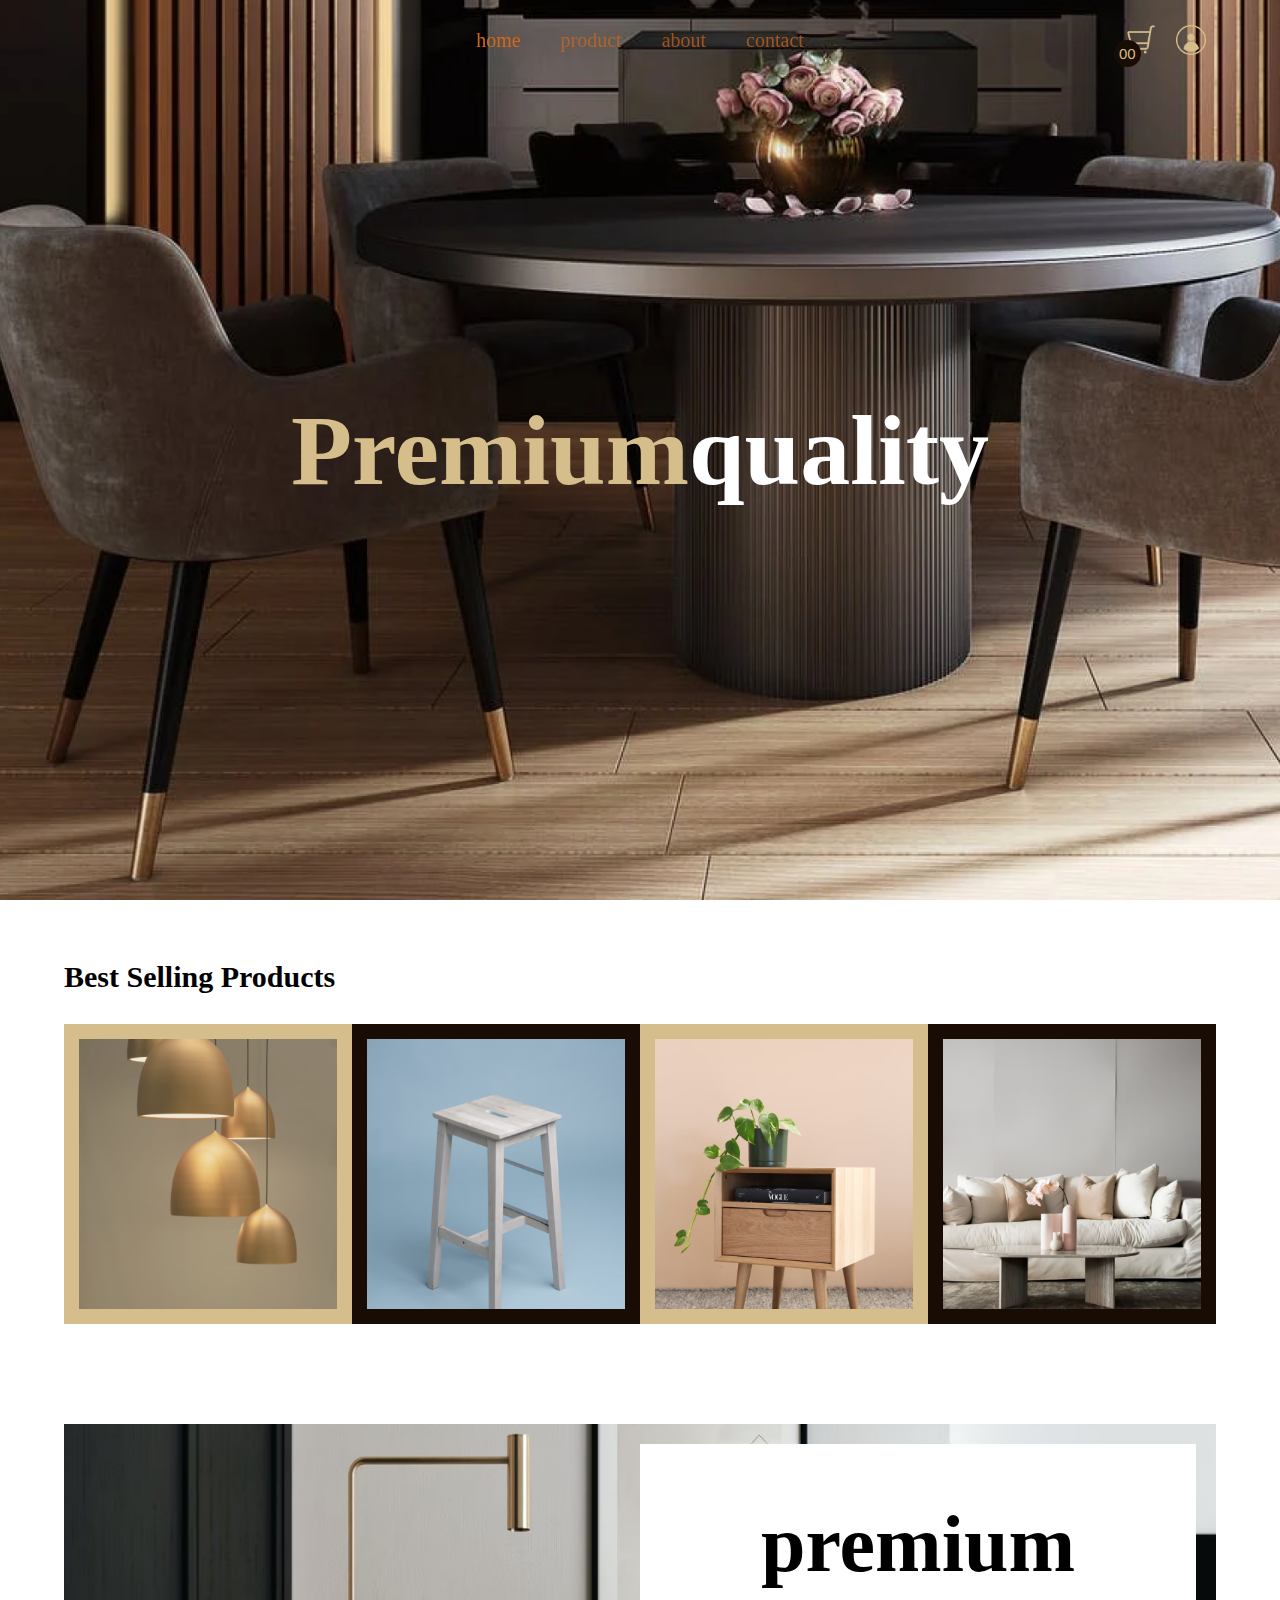
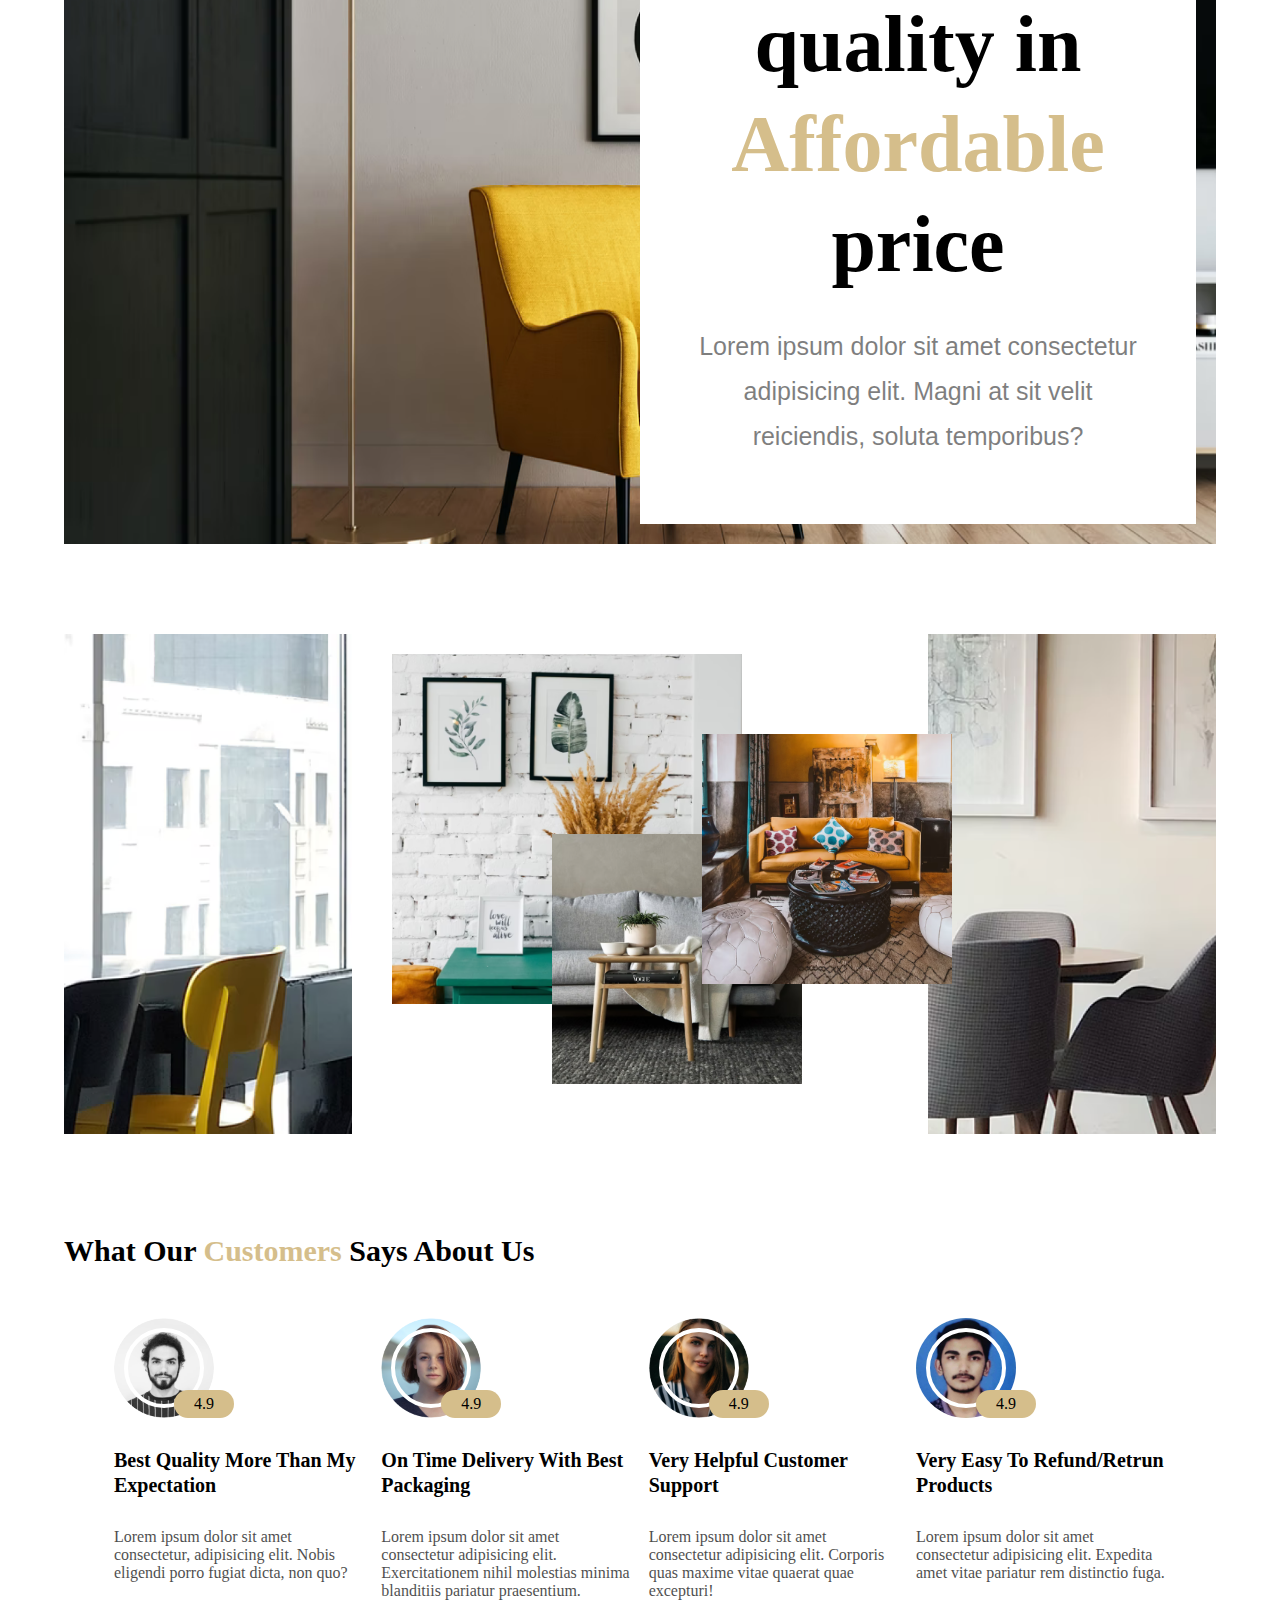
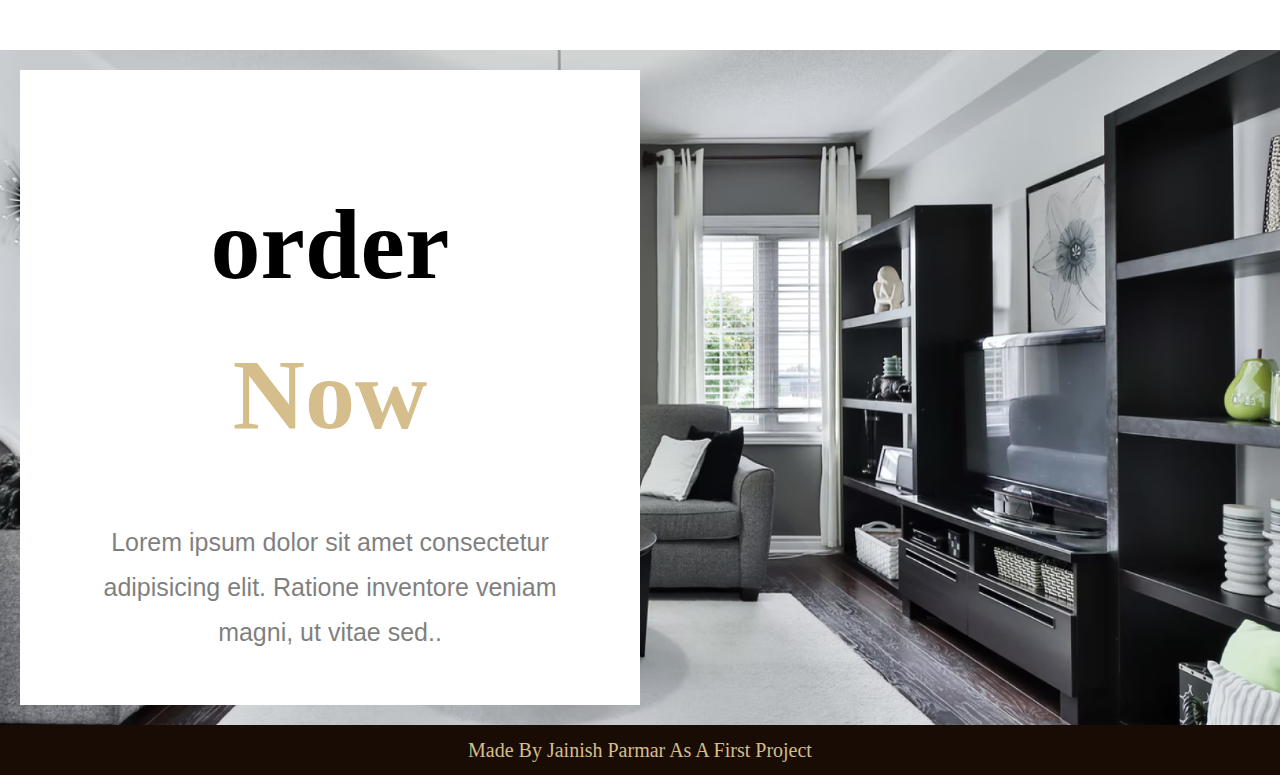
<file: index.html>
<!DOCTYPE html>
<html lang="en">

<head>
    <meta charset="UTF-8">
    <meta http-equiv="X-UA-Compatible" content="IE=edge">
    <meta name="viewport" content="width=device-width, initial-scale=1.0">
    <link rel="shortcut icon" href="#">

    <link rel="stylesheet" href="css/style.css">


    <title>Document</title>
</head>

<body>
    <header class="header-section">
        <h1 class="header-heading"><span>premium</span>quality</h1>
    </header>
    <nav class="navbar">
        <ul class="links-container">
            <li class="link-item"><a href="/" class="link active">home</a></li>
            <li class="link-item"><a href="/product.html" class="link">product</a></li>
            <li class="link-item"><a href="#" class="link">about</a></li>
            <li class="link-item"><a href="#" class="link">contact</a></li>
        </ul>
        <div class="user-interactions">
            <div class="cart">
                <img src="img/cart.png" class="cart-icon" alt="cart loading">
                <span class="cart-item-count">00</span>
            </div>
            <div class="user">
                <img src="img/user.png" alt="loading" class="user-icon">
            </div>
        </div>
    </nav>
    <section class="best-selling-product-section">
        <h1 class="section-title">best selling products</h1>
        <div class="product-container">
            <div class="product-card">
                <img src="img/product-1.png" class="product-img" alt="">
                <p class="product-name">lights →</p>
            </div>
            <div class="product-card">
                <img src="img/product-2.png" class="product-img" alt="">
                <p class="product-name">lights →</p>
            </div>
            <div class="product-card">
                <img src="img/product-3.png" class="product-img" alt="">
                <p class="product-name">lights →</p>
            </div>
            <div class="product-card">
                <img src="img/product-4.png" class="product-img" alt="">
                <p class="product-name">lights →</p>
            </div>
        </div>
    </section>
    <section class="mid-section">
        <div class="section-item-container">
            <img src="img/bg-2.png" class="section-bg" alt="">
            <div class="section-info">
                <h1 class="title">premium quality in <span>affordable</span> price</h1>
                <p class="info">Lorem ipsum dolor sit amet consectetur adipisicing elit. Magni at sit velit reiciendis,
                    soluta temporibus?</p>
            </div>
        </div>
    </section>
    <section class="image-mid-section">
        <div class="image-collage">
            <div class="image-collection">
                <img src="img/poster-1.png" class="collage-img" alt="">
                <img src="img/poster-2.png" class="collage-img" alt="">
                <img src="img/poster-3.png" class="collage-img" alt="">
            </div>
        </div>
    </section>
    <section class="review-section">
        <h1 class="section-title">what our <span>customers</span> says about us</h1>
        <div class="review-container">
            <div class="review-card">
                <div class="user-dp" data-rating="4.9"><img src="img/user 1.png" alt=""></div>
                <h2 class="review-title">best quality more than my expectation</h2>
                <p class="review">Lorem ipsum dolor sit amet consectetur, adipisicing elit. Nobis eligendi porro fugiat
                    dicta, non quo?</p>
            </div>
            <div class="review-card">
                <div class="user-dp" data-rating="4.9"><img src="img/user 2.png" alt=""></div>
                <h2 class="review-title">On Time Delivery With Best Packaging </h2>
                <p class="review">Lorem ipsum dolor sit amet consectetur adipisicing elit. Exercitationem nihil
                    molestias minima blanditiis pariatur praesentium.</p>
            </div>
            <div class="review-card">
                <div class="user-dp" data-rating="4.9"><img src="img/user 3.png" alt=""></div>
                <h2 class="review-title">Very Helpful Customer Support</h2>
                <p class="review">Lorem ipsum dolor sit amet consectetur adipisicing elit. Corporis quas maxime vitae
                    quaerat quae excepturi!</p>
            </div>
            <div class="review-card">
                <div class="user-dp" data-rating="4.9"><img src="img/hj.jpg" alt=""></div>
                <h2 class="review-title"> Very Easy To Refund/Retrun Products</h2>
                <p class="review">Lorem ipsum dolor sit amet consectetur adipisicing elit. Expedita amet vitae pariatur
                    rem distinctio fuga.</p>
            </div>

        </div>
        </section>
        <section class="end-section">
            <div class="section-item-container">
                <img src="img/bg-3.png" class="section-bg" alt="">
                <div class="section-info">
                    <h1 class="title">order <span>now</span></h1>
                    <p class="info">Lorem ipsum dolor sit amet consectetur adipisicing elit. Ratione inventore veniam magni, ut vitae sed..</p>
                </div>
            </div>
        </section>
        
        <footer>made by jainish parmar as a first project</footer>

        <script src="js/home.js"></script>




</body>
 
</html>
</file>
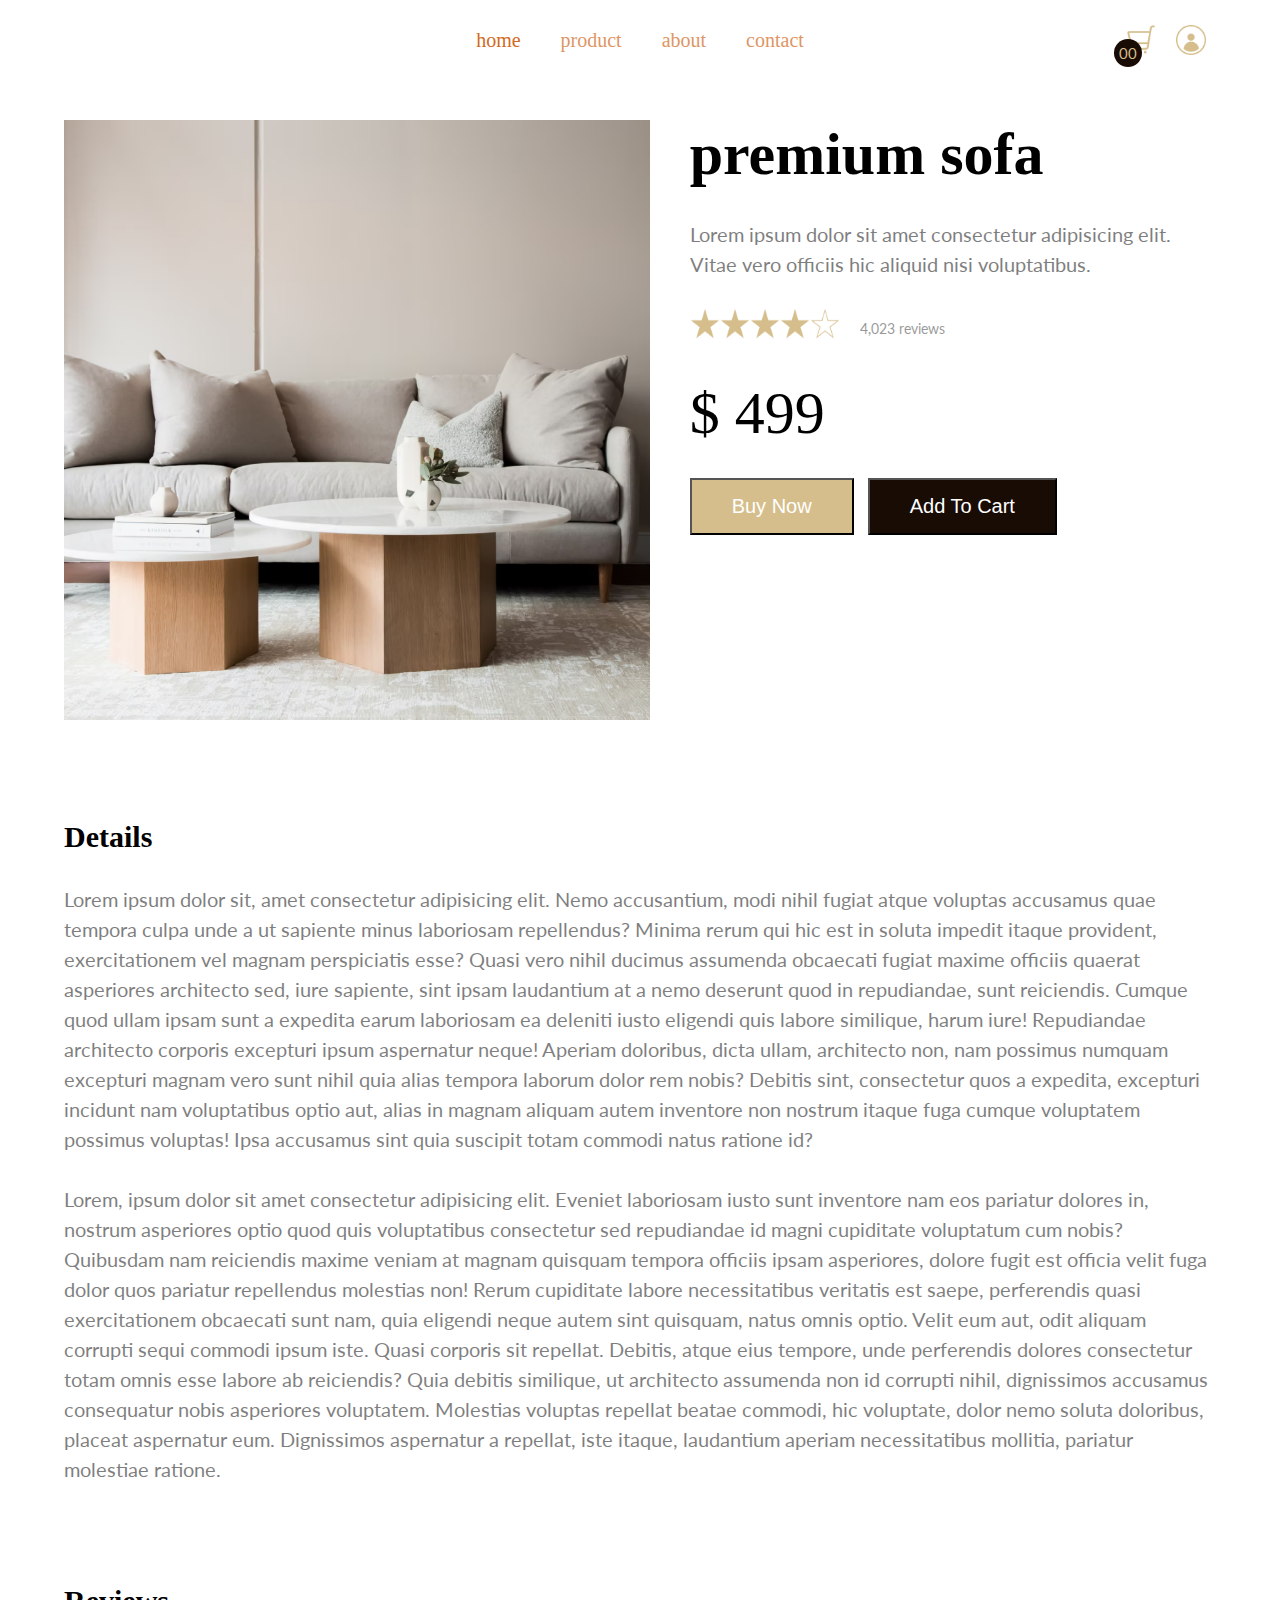
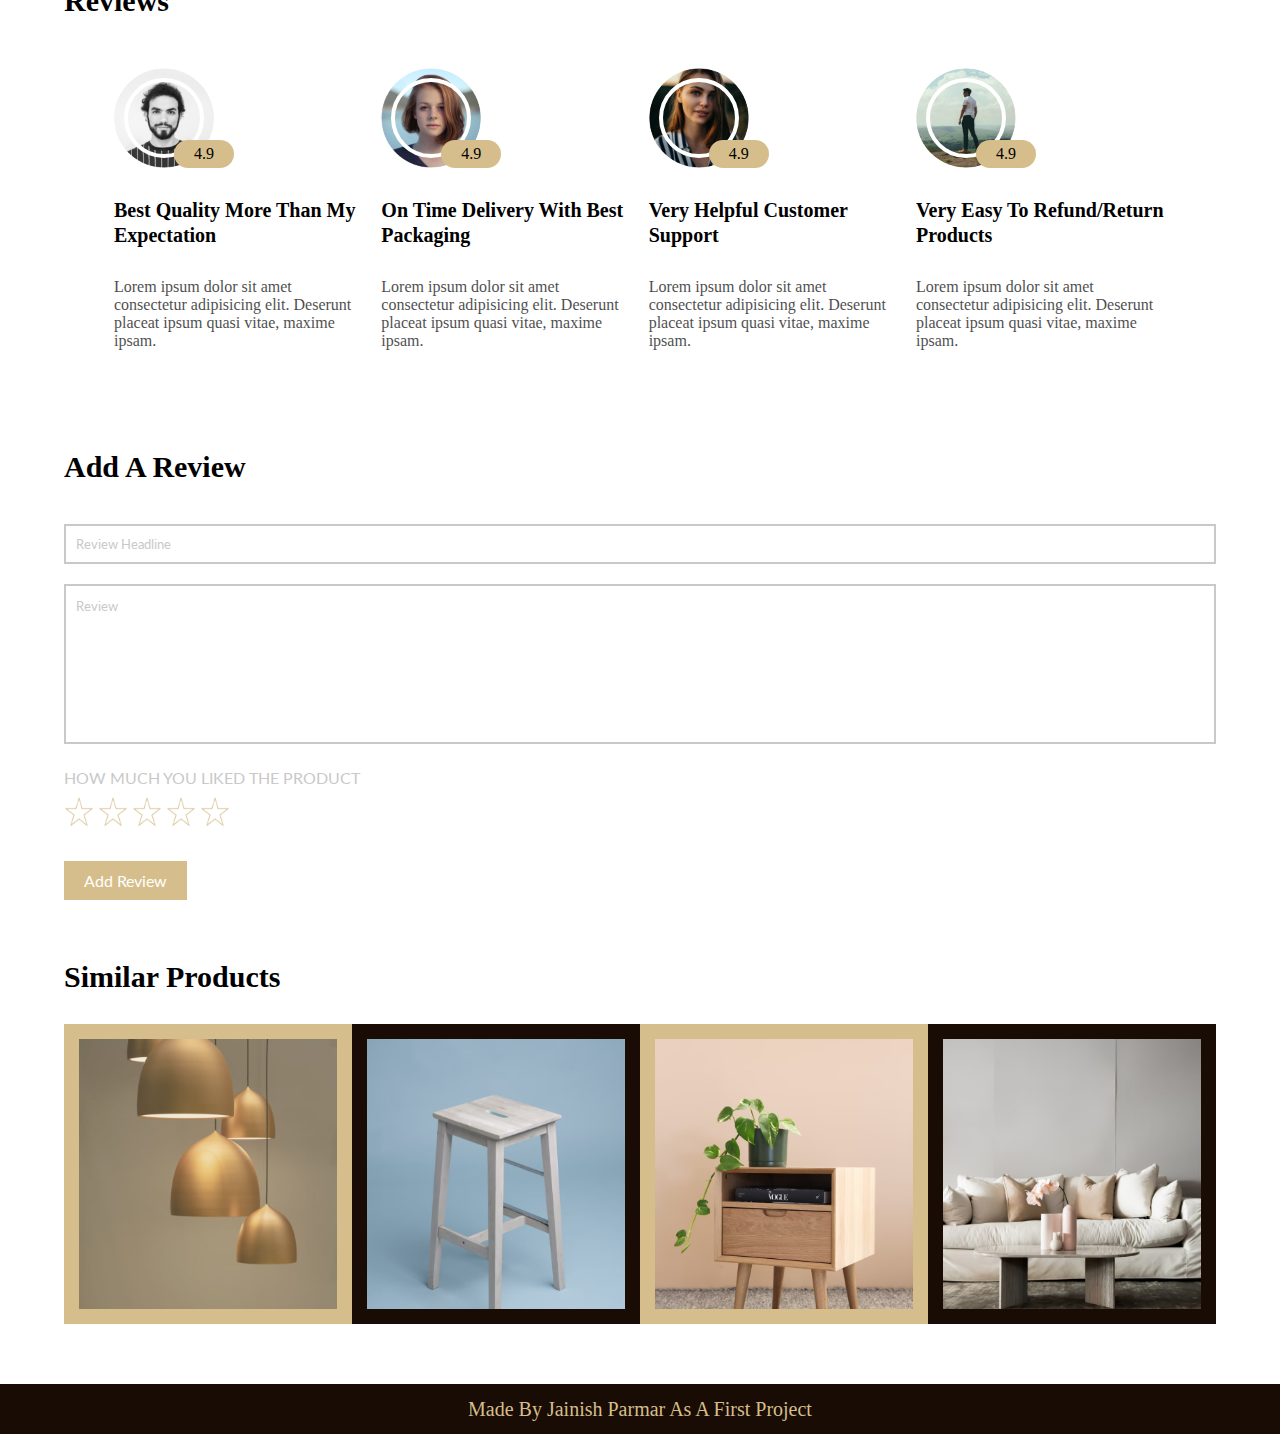
<file: product.html>
<!DOCTYPE html>
<html lang="en">
<head>
    <meta charset="UTF-8">
    <meta http-equiv="X-UA-Compatible" content="IE=edge">
    <meta name="viewport" content="width=device-width, initial-scale=1.0">
    <title>Online Store - product page</title>

    <link rel="preconnect" href="https://fonts.googleapis.com">
    <link rel="preconnect" href="https://fonts.gstatic.com" crossorigin>
    <link href="https://fonts.googleapis.com/css2?family=Cinzel&family=Lato&display=swap" rel="stylesheet">
    <link rel="stylesheet" href="css/style.css">
    <link rel="stylesheet" href="css/product.css">

</head>
<body>
    <nav class="navbar bg">
        <ul class="links-container">
            <li class="link-item"><a href="/index.html" class="link active">home</a></li>
            <li class="link-item"><a href="#" class="link">product</a></li>
            <li class="link-item"><a href="#" class="link">about</a></li>
            <li class="link-item"><a href="#" class="link">contact</a></li>
        </ul>
        <div class="user-interactions">
            <div class="cart">
                <img src="img/cart.png" class="cart-icon" alt="">
                <span class="cart-item-count">00</span>
            </div>
            <div class="user">
                <img src="img/user.png" class="user-icon" alt="">
            </div>
        </div>
    </nav>
    <section class="product-section">
        <img src="img/product-image.png" class="product-image" alt="">
        <div class="product-detail">
            <h1 class="product-title">premium sofa</h1>
            <p class="product-des">Lorem ipsum dolor sit amet consectetur adipisicing elit. Vitae vero officiis hic aliquid nisi voluptatibus.</p>
            <div class="ratings">
                <img src="img/fill star.png" class="star" alt="">
                <img src="img/fill star.png" class="star" alt="">
                <img src="img/fill star.png" class="star" alt="">
                <img src="img/fill star.png" class="star" alt="">
                <img src="img/no fill star.png" class="star" alt="">
                <span class="rating-count">4,023 reviews</span>
            </div>
            <p class="price">$ 499</p>
            <div class="btn-container">
                <button class="product-btn buy-btn">buy now</button>
                <button class="product-btn cart-btn">add to cart</button>
            </div>
        </div>
    </section>
    <section class="detail-des">
        <h1 class="section-title">details</h1>
        <p class="des">Lorem ipsum dolor sit, amet consectetur adipisicing elit. Nemo accusantium, modi nihil fugiat atque voluptas accusamus quae tempora culpa unde a ut sapiente minus laboriosam repellendus? Minima rerum qui hic est in soluta impedit itaque provident, exercitationem vel magnam perspiciatis esse? Quasi vero nihil ducimus assumenda obcaecati fugiat maxime officiis quaerat asperiores architecto sed, iure sapiente, sint ipsam laudantium at a nemo deserunt quod in repudiandae, sunt reiciendis. Cumque quod ullam ipsam sunt a expedita earum laboriosam ea deleniti iusto eligendi quis labore similique, harum iure! Repudiandae architecto corporis excepturi ipsum aspernatur neque! Aperiam doloribus, dicta ullam, architecto non, nam possimus numquam excepturi magnam vero sunt nihil quia alias tempora laborum dolor rem nobis? Debitis sint, consectetur quos a expedita, excepturi incidunt nam voluptatibus optio aut, alias in magnam aliquam autem inventore non nostrum itaque fuga cumque voluptatem possimus voluptas! Ipsa accusamus sint quia suscipit totam commodi natus ratione id? <br><br> Lorem, ipsum dolor sit amet consectetur adipisicing elit. Eveniet laboriosam iusto sunt inventore nam eos pariatur dolores in, nostrum asperiores optio quod quis voluptatibus consectetur sed repudiandae id magni cupiditate voluptatum cum nobis? Quibusdam nam reiciendis maxime veniam at magnam quisquam tempora officiis ipsam asperiores, dolore fugit est officia velit fuga dolor quos pariatur repellendus molestias non! Rerum cupiditate labore necessitatibus veritatis est saepe, perferendis quasi exercitationem obcaecati sunt nam, quia eligendi neque autem sint quisquam, natus omnis optio. Velit eum aut, odit aliquam corrupti sequi commodi ipsum iste. Quasi corporis sit repellat. Debitis, atque eius tempore, unde perferendis dolores consectetur totam omnis esse labore ab reiciendis? Quia debitis similique, ut architecto assumenda non id corrupti nihil, dignissimos accusamus consequatur nobis asperiores voluptatem. Molestias voluptas repellat beatae commodi, hic voluptate, dolor nemo soluta doloribus, placeat aspernatur eum. Dignissimos aspernatur a repellat, iste itaque, laudantium aperiam necessitatibus mollitia, pariatur molestiae ratione.</p>

    </section>
    <section class="review-section">
        <h1 class="section-title">Reviews</h1>
        <div class="review-container">
            <div class="review-card">
                <div class="user-dp" data-rating="4.9"><img src="img/user 1.png" alt=""></div>
                <h2 class="review-title">best quality more than my expectation</h2>
                <p class="review">Lorem ipsum dolor sit amet consectetur adipisicing elit. Deserunt placeat ipsum quasi vitae, maxime ipsam.</p>
            </div>
            <div class="review-card">
                <div class="user-dp" data-rating="4.9"><img src="img/user 2.png" alt=""></div>
                <h2 class="review-title">on time delivery with best packaging</h2>
                <p class="review">Lorem ipsum dolor sit amet consectetur adipisicing elit. Deserunt placeat ipsum quasi vitae, maxime ipsam.</p>
            </div>
            <div class="review-card">
                <div class="user-dp" data-rating="4.9"><img src="img/user 3.png" alt=""></div>
                <h2 class="review-title">very helpful customer support</h2>
                <p class="review">Lorem ipsum dolor sit amet consectetur adipisicing elit. Deserunt placeat ipsum quasi vitae, maxime ipsam.</p>
            </div>
            <div class="review-card">
                <div class="user-dp" data-rating="4.9"><img src="img/user 4.png" alt=""></div>
                <h2 class="review-title">very easy to refund/return products</h2>
                <p class="review">Lorem ipsum dolor sit amet consectetur adipisicing elit. Deserunt placeat ipsum quasi vitae, maxime ipsam.</p>
            </div>
        </div>
    </section>
    <section class="add-review-section">
        <h1 class="section-title">add a review</h1>
        <input type="text" class="review-headline" placeholder="review headline">
        <textarea placeholder="review" class="review-field"></textarea>
        <p class="rating-text">how much you liked the product</p>
        <div class="star-container">
            <img src="img/no fill star.png" class="rating-star" alt="">
            <img src="img/no fill star.png" class="rating-star" alt="">
            <img src="img/no fill star.png" class="rating-star" alt="">
            <img src="img/no fill star.png" class="rating-star" alt="">
            <img src="img/no fill star.png" class="rating-star" alt="">
        </div>
        <button class="add-review-btn">add review</button>
    </section>
    <section class="best-selling-product-section">
        <h1 class="section-title">similar products</h1>
        <div class="product-container">
            <div class="product-card">
                <img src="img/product-1.png" class="product-img" alt="">
                <p class="product-name">lights →</p>
            </div>
            <div class="product-card">
                <img src="img/product-2.png" class="product-img" alt="">
                <p class="product-name">table →</p>
            </div>
            <div class="product-card">
                <img src="img/product-3.png" class="product-img" alt="">
                <p class="product-name">storage →</p>
            </div>
            <div class="product-card">
                <img src="img/product-4.png" class="product-img" alt="">
                <p class="product-name">sofa →</p>
            </div>
        </div>
    </section>

    <footer>made by jainish parmar as a first project</footer>
    <script src="js/product.js"></script>



</body>
</html>
</file>
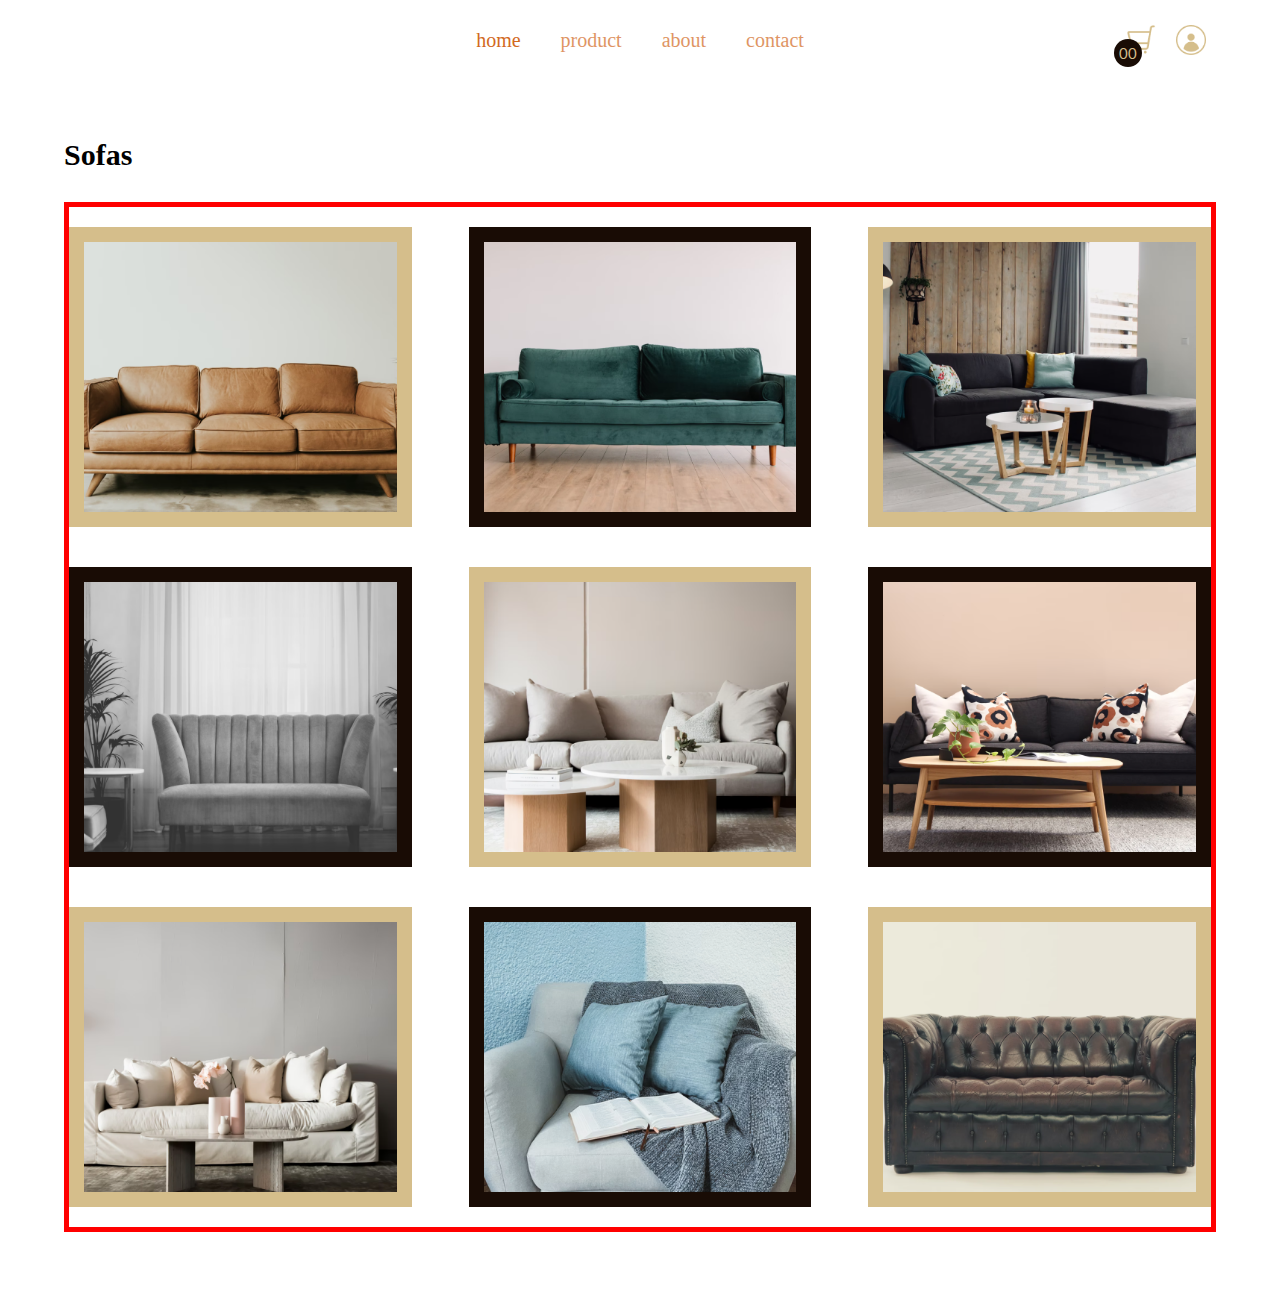
<file: search.html>
!DOCTYPE html>
<html lang="en">

<head>
    <meta charset="UTF-8">
    <meta http-equiv="X-UA-Compatible" content="IE=edge">
    <meta name="viewport" content="width=device-width, initial-scale=1.0">
    <title>Online Store - Search results</title>
    <link rel="shortcut icon" href="#">

    <link rel="preconnect" href="https://fonts.googleapis.com">
    <link rel="preconnect" href="https://fonts.gstatic.com" crossorigin>
    <link href="https://fonts.googleapis.com/css2?family=Cinzel&family=Lato&display=swap" rel="stylesheet">
    <link rel="stylesheet" href="css/style.css">
    <link rel="stylesheet" href="css/search.css">
</head>

<body>
    <nav class="navbar bg">
        <ul class="links-container">
            <li class="link-item"><a href="/index.html" class="link active">home</a></li>
            <li class="link-item"><a href="/product.html" class="link">product</a></li>
            <li class="link-item"><a href="#" class="link">about</a></li>
            <li class="link-item"><a href="#" class="link">contact</a></li>
        </ul>
        <div class="user-interactions">
            <div class="cart">
                <img src="img/cart.png" class="cart-icon" alt="">
                <span class="cart-item-count">00</span>
            </div>
            <div class="user">
                <img src="img/user.png" class="user-icon" alt="">
            </div>
        </div>
    </nav>
    <section class="search-listing">
        <h1 class="section-title">sofas</h1>
        <div class="product-container">
            <div class="product-card">
                <img src="img/sofa-1.png" class="product-img" alt="">
                <p class="product-price">$ 499</p>
            </div>
            <div class="product-card">
                <img src="img/sofa-2.png" class="product-img" alt="">
                <p class="product-price">$ 499</p>
            </div>
            <div class="product-card">
                <img src="img/sofa-3.png" class="product-img" alt="">
                <p class="product-price">$ 499</p>
            </div>
            <div class="product-card">
                <img src="img/sofa-4.png" class="product-img" alt="">
                <p class="product-price">$ 499</p>
            </div>
            <div class="product-card">
                <img src="img/sofa-5.png" class="product-img" alt="">
                <p class="product-price">$ 499</p>
            </div>
            <div class="product-card">
                <img src="img/sofa-6.png" class="product-img" alt="">
                <p class="product-price">$ 499</p>
            </div>
            <div class="product-card">
                <img src="img/sofa-7.png" class="product-img" alt="">
                <p class="product-price">$ 499</p>
            </div>
            <div class="product-card">
                <img src="img/sofa-8.png" class="product-img" alt="">
                <p class="product-price">$ 499</p>
            </div>
            <div class="product-card">
                <img src="img/sofa-9.png" class="product-img" alt="">
                <p class="product-price">$ 499</p>
            </div>

        </div>
    </section>
</body>
</html>
</file>
<file: css/style.css>
*{
    margin: 0;
    padding: 0;
    box-sizing: border-box;
}
body{
    font-family: cursive;
}

.header-section{
    width: 100%;
    height: 100vh;
    background: url(../img/header.png);
    background-size: cover;
    display: flex;
    justify-content: center;
    align-items: center;
}
.header-heading{
    font-size: 100px;
    text-transform: capitalize; 
    color: #fff;
}

.header-heading span{
    color: #d5be8b;
}
.navbar
{
    width: 100%;
    height: 80px;
    position: fixed;
    top: 0;
    left: 0;
    display: flex;
    justify-content: center;
    z-index: 9;
    transition: .5s;
}
.navbar.bg{
    background: #fff;
}
.links-container{
    display: flex;
    align-items: center;
    list-style: none;
}
.link-item
{
    margin: 10px;
}
.link{
    font-size: 20px;
    color:chocolate;
    text-decoration: none;
    padding: 10px;
    opacity: 0.7;
    transition: .5s;
}
.navbar.bg.link{
    color: #000;
    opacity: 0.5;
}
.link.active, .link:hover, .navbar.bg .link:hover, .navbar.bg .link.active{
    opacity: 1;
}
.user-interactions{
    display: flex;
    position: absolute;
    right: 5vw;
    top: 50%;
    transform: translateY(-50%);
}
.cart, .user{
    width: 30px;
    height: 30px;
    position: relative;
    margin: 10px;
    cursor: pointer;
}
.cart-icon, .user-icon{
    width: 100%;
    height: 100%;
    object-fit: cover;
}
.cart-item-count{
    font-family: 'lato', sans-serif;
    color: #d5be8b;
    padding: 5px;
    font-size: 15px;
    border-radius: 50%;
    background: #190c05;
    position: absolute;
    bottom: -12px;
    left: -12px;
}
.best-selling-product-section{
    position: relative;
    padding: 60px 5vw;
}
.section-title{
    text-transform: capitalize;
    font-size: 30px;
    margin-bottom: 30px;
}
.product-container{
    display: flex;
    justify-content: space-between;
}
.product-card{
    border: 15px solid #d5be8b;
    width: 300px;
    height: 300px;
    overflow: hidden;
    position: relative;
    background: #d5be8b;
}
.product-card:nth-child(even){
    border-color: #190c05;
    background: #190c05;
}
.product-img{
    width: 100%;
    height: 100%;
    object-fit: cover;
    transition: .5s;
}
.product-name{
    position: absolute;
    color: #fff;
    text-transform: capitalize;
    font-family: 'lato', sans-serif;
    font-size: 25px;
    bottom: 20px;
    left: 50%;
    transform: translateX(-50%);
    opacity: 0;
    transition: .5s;
}
.product-card:hover .product-name{
    opacity: 1;
}
.product-card:hover .product-img{
    opacity: 0.5;
    cursor: pointer;
}
.mid-section{
    width: 100%;
    height: 800px;
    padding: 40px 5vw;
    
}
.section-item-container{
    width: 100%;
    height: 100%;
    position: relative;
    padding: 20px;
    
}
.section-bg{
    width: 100%;
    height: 100%;
    position: absolute;
    z-index: -1;
    top: 0;
    left: 0;
}
.section-info{
    width: 50%;
    height: 100%;
    background: #fff;
    display: block;
    margin-left: auto;
    padding: 50px;
    text-align: center;
}
.title{
    font-size: 80px;
    line-height: 100px;
    text-align: center;
}
.title span{
    color: #d5be8b;
    text-transform: capitalize;
}
.info{
    font-family: 'lato', sans-serif;
    font-size: 25px;
    line-height: 45px;
    margin-top: 30px;
    opacity: 0.5;
}
.image-mid-section{
    width: 100%;
    height: 600px;
    padding: 50px 5vw;
    
}
.image-collage{
    width: 100%;
    height: 100%;
    background: url(../img/bg-1.png);
    background-size: cover;
}
.image-collection{
    position: relative;
    display: block;
    width: 50%;
    height: 100%;
    background: #fff;
    margin: auto;
    
}
.collage-img{
    position: absolute;
    object-fit: cover;
    transition: .5s;
}
.collage-img:nth-child(1){
    width: 350px;
    height: 350px;
    top: 20px;
    left: 40px;
}
.collage-img:nth-child(2){
    width: 250px;
    height: 250px;
    top: 200px;
    left: 200px;
}
.collage-img:nth-child(3){
    width: 250px;
    height: 250px;
    top: 100px;
    left: 350px;
}
.collage-img:hover{
    transform: translateY(-10px);
    cursor: pointer;
}
.review-section{
    padding: 50px 5vw;
    /* border: 5px solid black; */
}
.section-title span{
    color: #d5be8b;
}
.review-container{
    margin: 50px;
    margin-bottom: 0;
    display: flex;
    justify-content: space-between;
}
.review-card{
    width: 250px;
    height: auto;
    font-family: cursive;
    /* border: 3px solid black; */
}
.user-dp{
    width: 100px;
    height: 100px;
    border-radius: 50%;
    position: relative;
}

.user-dp img{
    width: 100%;
    height: 100%;
    object-fit: cover;
    border-radius: 50%;


}

.user-dp::before{
    content: '';
    position: absolute;
    top: 10px;
    left: 10px;
    right: 10px;
    bottom: 10px;
    border: 4px solid #fff;
    border-radius: 50%;
}
.user-dp::after{
    content: attr(data-rating);
    position: absolute;
    bottom: 0;
    right: -20px;
    padding: 5px 20px;
    border-radius: 20px;
    background: #d5be8b;
}


.review-title{
    font-size: 20px;
    line-height: 25px;
    margin: 30px 0;
    text-transform: capitalize;
}
.review{
    opacity: 0.7;
}
.end-section .section-info{
    margin: 0;
}
.end-section .title{
    font-size: 100px;
    line-height: 150px;
    margin: 50px;
}
footer{
    font-family: cursive;
    color: #d5be8b;
    background: #190c05;
    width: 100%;
    height: 50px;
    line-height: 50px;
    text-align: center;
    text-transform: capitalize;
    font-size: 20px;
}
</file>
<file: css/product.css>
.product-section{
    width: 100%;
    margin-top: 120px;
    padding: 0px 5vw;
    display: flex;
    gap: 40px;
}
.product-image{
    width: 70%;
    height: 600px;
    object-fit:cover;
}
.product-title{
    font-size: 60px;
}
.product-des{
    margin: 30px 0;
    font-family: 'lato', sans-serif;
    opacity: 0.5;
    font-size: 20px;
    line-height: 30px;
}
.ratings{
    display: flex;
}
.ratings .star{
    width: 30px;
    height: 30px;
}
.rating-count{
    font-family: 'lato', sans-serif;
    opacity: 0.4;
    font-size: 14px;
    line-height: 40px;
    margin-left: 20px;
}
.price{
    font-size: 60px;
    margin: 30px 0;
}
.product-btn{
    padding: 15px 40px;
    /* border: 5px solid red; */
    color: #fff;
    outline: none;
    margin-right: 10px;
    font-size: 20px;
    cursor: pointer;
    text-transform: capitalize;
}
.buy-btn{
    background-color: #d5be8b;
}

.cart-btn{
    background-color: #190c05;
}
.detail-des, .review-section, .add-review-section{
    width: 100%;
    padding: 100px 5vw 0;
}
.des{
    font-family: 'lato', sans-serif;
    line-height: 30px;
    font-size: 20px;
    opacity: 0.5;
}
.review-headline, .review-field{
    width: 100%;
    height: 40px;
    border: 2px solid #c9c9c9;
    margin: 10px 0;
    padding: 10px;
    line-height: 40px;
    font-family: 'lato', sans-serif;
    color: #000;
    outline: none;
    text-transform: capitalize;
}
::placeholder{
    color: #c9c9c9;
}
.review-field{
    height: 160px;
    resize: none;
    padding: 0 10px;
}
.review-headline:focus,
.review-field:focus{
    border-color: #d5be8b;
}
.review-headline:focus::placeholder,
.review-field:focus::placeholder{
    color: #d5be8b;
}
.rating-text{
    font-family: 'lato', sans-serif;
    color: #c9c9c9;
    text-transform: uppercase;
    margin: 10px 0;
}
.rating-star{
    width: 30px;
    height: 30px;
    cursor: pointer;
}
.add-review-btn{
    border: none;
    outline: none;
    background: #d5be8b;
    padding: 10px 20px;
    color: #fff;
    font-family: 'lato',sans-serif;
    font-size: 16px;
    text-transform: capitalize;
    margin-top: 30px;
    cursor: pointer;
}
</file>
<file: css/search.css>
.search-listing{
    width: 100%;
    height: auto;
    margin-top: 60px;
    padding: 60px 5vw;
    /* border: 5px  solid red; */
}
.product-container{
    flex-wrap: wrap;
    border: 5px  solid red;

}
.product-card{
    width: 30%;
    margin: 20px 0;
    /* border: 10px solid #f2f2f2 !important; */
}
.product-price{
    position: absolute;
    font-family: 'lato', sans-serif;
    top: 50%;
    left: 50%;
    transform: translate(-50%, -50%);
    color: #fff;
    text-transform: capitalize;
    font-size: 50px;
    opacity: 0;
    transition: .5s;
}
.product-card:hover .product-price{
    opacity: 1;
}
</file>
